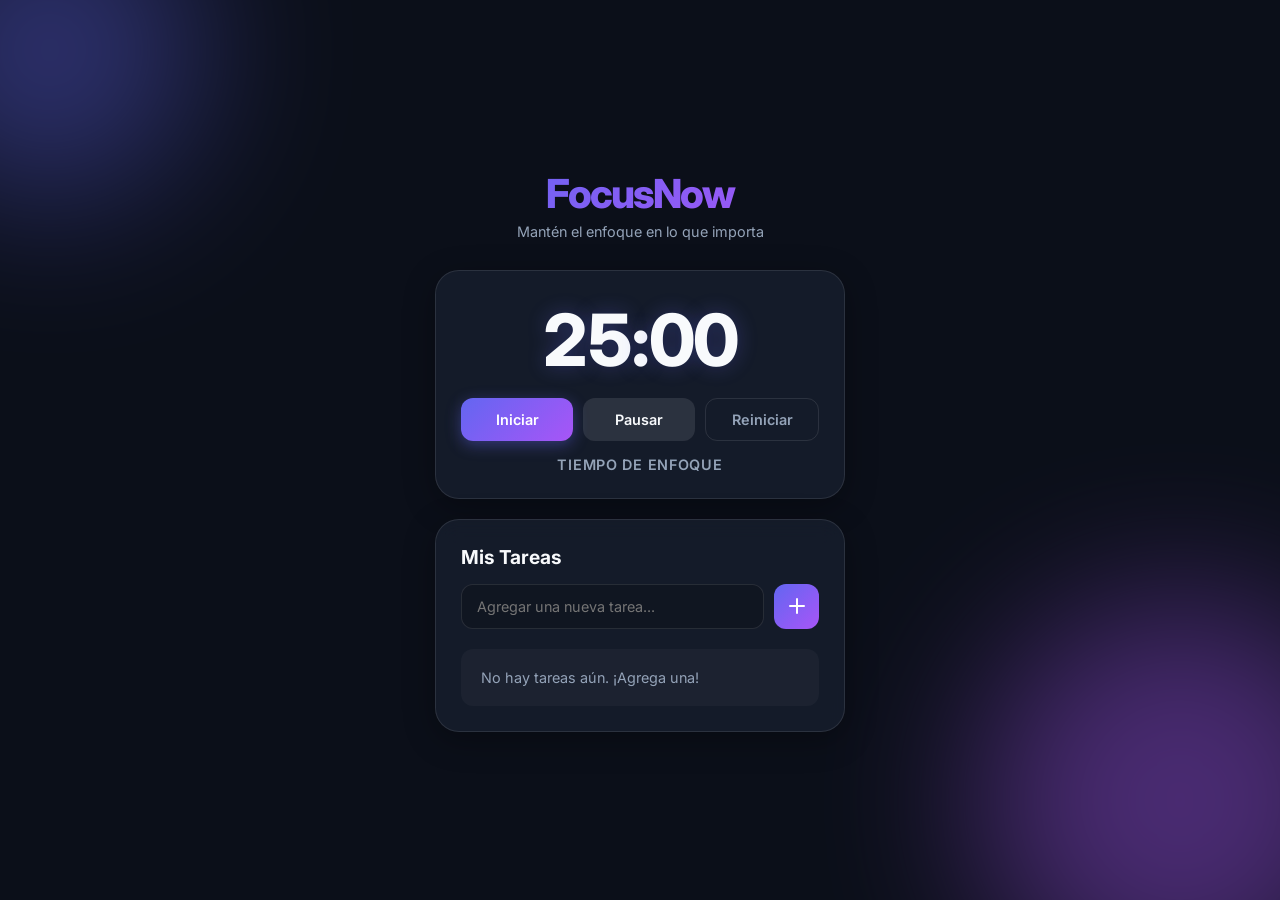
<file: focus-app/index.html>
<!DOCTYPE html>
<html lang="es">
<head>
    <meta charset="UTF-8">
    <meta name="viewport" content="width=device-width, initial-scale=1.0">
    <title>FocusNow - Gestiona tu Atención</title>
    <meta name="description" content="Una aplicación web móvil minimalista para gestionar tareas y mantener la concentración usando el método Pomodoro.">
    
    <!-- Google Fonts: Inter -->
    <link rel="preconnect" href="https://fonts.googleapis.com">
    <link rel="preconnect" href="https://fonts.gstatic.com" crossorigin>
    <link href="https://fonts.googleapis.com/css2?family=Inter:wght@300;400;600;800&display=swap" rel="stylesheet">
    
    <!-- Stylesheet -->
    <link rel="stylesheet" href="style.css">
</head>
<body>
    <div class="background-blobs">
        <div class="blob blob-1"></div>
        <div class="blob blob-2"></div>
    </div>

    <main class="app-container">
        <header class="app-header">
            <h1 id="app-title">FocusNow</h1>
            <p class="subtitle">Mantén el enfoque en lo que importa</p>
        </header>

        <!-- Timer Section -->
        <section class="timer-section glass-card" id="timer-card">
            <div class="timer-display">
                <span id="timer-minutes">25</span>:<span id="timer-seconds">00</span>
            </div>
            <div class="timer-controls">
                <button id="btn-start" class="btn btn-primary">Iniciar</button>
                <button id="btn-pause" class="btn btn-secondary">Pausar</button>
                <button id="btn-reset" class="btn btn-tertiary">Reiniciar</button>
            </div>
            <div class="timer-status" id="timer-status-text">Tiempo de Enfoque</div>
        </section>

        <!-- Task Section -->
        <section class="tasks-section glass-card">
            <h2>Mis Tareas</h2>
            
            <div class="task-input-container">
                <input type="text" id="new-task-input" placeholder="Agregar una nueva tarea..." aria-label="Nueva tarea">
                <button id="btn-add-task" class="btn-icon" aria-label="Agregar">
                    <svg xmlns="http://www.w3.org/2000/svg" width="24" height="24" viewBox="0 0 24 24" fill="none" stroke="currentColor" stroke-width="2" stroke-linecap="round" stroke-linejoin="round"><line x1="12" y1="5" x2="12" y2="19"></line><line x1="5" y1="12" x2="19" y2="12"></line></svg>
                </button>
            </div>

            <ul class="task-list" id="task-list">
                <!-- Tasks will be injected here -->
                <li class="task-item empty-state">
                    <span>No hay tareas aún. ¡Agrega una!</span>
                </li>
            </ul>
        </section>

        <!-- Focus Mode Overlay (Hidden by default) -->
        <div class="focus-overlay" id="focus-overlay">
            <div class="focus-content">
                <h2>Enfocado en:</h2>
                <div class="current-task-display" id="current-task-text">Hacer ejercicio</div>
                <div class="timer-display large">
                    <span id="focus-minutes">25</span>:<span id="focus-seconds">00</span>
                </div>
                <button id="btn-exit-focus" class="btn btn-secondary">Salir del Modo Enfoque</button>
            </div>
        </div>
    </main>

    <!-- Script -->
    <script src="script.js"></script>
</body>
</html>
</file>
<file: focus-app/style.css>
/* style.css - Focus App */

:root {
    --bg-color: #0b0f19;
    --text-primary: #f8fafc;
    --text-secondary: #94a3b8;
    --accent-primary: #6366f1; /* Indigo */
    --accent-secondary: #a855f7; /* Purple */
    --accent-gradient: linear-gradient(135deg, var(--accent-primary), var(--accent-secondary));
    --glass-bg: rgba(30, 41, 59, 0.5);
    --glass-border: rgba(255, 255, 255, 0.1);
    --success-color: #10b981;
    --danger-color: #ef4444;
}

* {
    margin: 0;
    padding: 0;
    box-sizing: border-box;
    font-family: 'Inter', sans-serif;
}

body {
    background-color: var(--bg-color);
    color: var(--text-primary);
    min-height: 100vh;
    display: flex;
    justify-content: center;
    align-items: center;
    overflow-x: hidden;
    position: relative;
}

/* Background Blobs for Visual Interest */
.background-blobs {
    position: absolute;
    width: 100%;
    height: 100%;
    overflow: hidden;
    z-index: 0;
}

.blob {
    position: absolute;
    border-radius: 50%;
    filter: blur(80px);
    opacity: 0.4;
    animation: float 10s infinite alternate ease-in-out;
}

.blob-1 {
    top: -100px;
    left: -100px;
    width: 300px;
    height: 300px;
    background: var(--accent-primary);
}

.blob-2 {
    bottom: -100px;
    right: -100px;
    width: 400px;
    height: 400px;
    background: var(--accent-secondary);
}

@keyframes float {
    0% { transform: translate(0, 0) scale(1); }
    100% { transform: translate(20px, 40px) scale(1.1); }
}

/* App Container */
.app-container {
    width: 100%;
    max-width: 450px;
    padding: 20px;
    z-index: 1;
    display: flex;
    flex-direction: column;
    gap: 20px;
}

.app-header {
    text-align: center;
    margin-bottom: 10px;
}

.app-header h1 {
    font-size: 2.5rem;
    font-weight: 800;
    background: var(--accent-gradient);
    -webkit-background-clip: text;
    -webkit-text-fill-color: transparent;
    letter-spacing: -0.05em;
}

.subtitle {
    color: var(--text-secondary);
    font-size: 0.9rem;
    margin-top: 5px;
}

/* Glassmorphism Cards */
.glass-card {
    background: var(--glass-bg);
    backdrop-filter: blur(12px);
    -webkit-backdrop-filter: blur(12px);
    border: 1px solid var(--glass-border);
    border-radius: 24px;
    padding: 25px;
    box-shadow: 0 8px 32px 0 rgba(0, 0, 0, 0.3);
}

/* Timer Section */
.timer-section {
    display: flex;
    flex-direction: column;
    align-items: center;
    gap: 15px;
}

.timer-display {
    font-size: 4.5rem;
    font-weight: 800;
    font-variant-numeric: tabular-nums;
    letter-spacing: -0.02em;
    color: var(--text-primary);
    text-shadow: 0 0 20px rgba(99, 102, 241, 0.3);
}

.timer-controls {
    display: flex;
    gap: 10px;
    width: 100%;
}

.timer-status {
    font-size: 0.9rem;
    color: var(--text-secondary);
    font-weight: 600;
    text-transform: uppercase;
    letter-spacing: 0.05em;
}

/* Buttons */
.btn {
    flex: 1;
    padding: 12px 20px;
    border: none;
    border-radius: 12px;
    font-size: 0.9rem;
    font-weight: 600;
    cursor: pointer;
    transition: all 0.3s ease;
    text-align: center;
}

.btn-primary {
    background: var(--accent-gradient);
    color: white;
    box-shadow: 0 4px 15px rgba(99, 102, 241, 0.4);
}

.btn-primary:hover {
    transform: translateY(-2px);
    box-shadow: 0 6px 20px rgba(99, 102, 241, 0.6);
}

.btn-secondary {
    background: rgba(255, 255, 255, 0.1);
    color: var(--text-primary);
}

.btn-secondary:hover {
    background: rgba(255, 255, 255, 0.2);
}

.btn-tertiary {
    background: transparent;
    color: var(--text-secondary);
    border: 1px solid rgba(255, 255, 255, 0.1);
}

.btn-tertiary:hover {
    background: rgba(255, 255, 255, 0.05);
    color: var(--text-primary);
}

/* Tasks Section */
.tasks-section h2 {
    font-size: 1.2rem;
    font-weight: 700;
    margin-bottom: 15px;
}

.task-input-container {
    display: flex;
    gap: 10px;
    margin-bottom: 20px;
}

.task-input-container input {
    flex: 1;
    background: rgba(0, 0, 0, 0.2);
    border: 1px solid var(--glass-border);
    border-radius: 12px;
    padding: 12px 15px;
    color: white;
    font-size: 0.9rem;
    transition: all 0.3s ease;
}

.task-input-container input:focus {
    outline: none;
    border-color: var(--accent-primary);
    box-shadow: 0 0 10px rgba(99, 102, 241, 0.2);
}

.btn-icon {
    background: var(--accent-gradient);
    color: white;
    border: none;
    border-radius: 12px;
    width: 45px;
    height: 45px;
    display: flex;
    justify-content: center;
    align-items: center;
    cursor: pointer;
    transition: all 0.3s ease;
}

.btn-icon:hover {
    transform: scale(1.05);
}

.task-list {
    list-style: none;
    display: flex;
    flex-direction: column;
    gap: 10px;
    max-height: 250px;
    overflow-y: auto;
}

.task-item {
    background: rgba(255, 255, 255, 0.03);
    border: 1px solid rgba(255, 255, 255, 0.05);
    border-radius: 12px;
    padding: 12px 15px;
    display: flex;
    justify-content: space-between;
    align-items: center;
    transition: all 0.3s ease;
    animation: fadeIn 0.3s ease;
}

.task-item:hover {
    background: rgba(255, 255, 255, 0.06);
    transform: translateX(5px);
}

.task-item.completed span {
    text-decoration: line-through;
    color: var(--text-secondary);
}

.task-item .task-text {
    flex: 1;
    font-size: 0.9rem;
    cursor: pointer;
}

.task-actions {
    display: flex;
    gap: 10px;
}

.btn-action {
    background: transparent;
    border: none;
    cursor: pointer;
    color: var(--text-secondary);
    transition: color 0.2s;
}

.btn-action:hover {
    color: var(--text-primary);
}

.btn-delete:hover {
    color: var(--danger-color);
}

.empty-state {
    text-align: center;
    color: var(--text-secondary);
    font-size: 0.9rem;
    padding: 20px;
    border: none;
}

/* Focus Overlay */
.focus-overlay {
    position: fixed;
    top: 0;
    left: 0;
    width: 100%;
    height: 100%;
    background: rgba(11, 15, 25, 0.95);
    backdrop-filter: blur(20px);
    -webkit-backdrop-filter: blur(20px);
    z-index: 10;
    display: flex;
    justify-content: center;
    align-items: center;
    opacity: 0;
    visibility: hidden;
    transition: all 0.5s ease;
}

.focus-overlay.active {
    opacity: 1;
    visibility: visible;
}

.focus-content {
    text-align: center;
    display: flex;
    flex-direction: column;
    gap: 30px;
    max-width: 400px;
    padding: 20px;
}

.focus-content h2 {
    color: var(--text-secondary);
    font-size: 1rem;
    text-transform: uppercase;
    letter-spacing: 0.1em;
}

.current-task-display {
    font-size: 2rem;
    font-weight: 800;
    color: var(--text-primary);
}

.timer-display.large {
    font-size: 6rem;
    margin: 20px 0;
}

/* Animations */
@keyframes fadeIn {
    from { opacity: 0; transform: translateY(10px); }
    to { opacity: 1; transform: translateY(0); }
}

/* Scrollbar Customization */
.task-list::-webkit-scrollbar {
    width: 5px;
}

.task-list::-webkit-scrollbar-track {
    background: transparent;
}

.task-list::-webkit-scrollbar-thumb {
    background: rgba(255, 255, 255, 0.1);
    border-radius: 10px;
}

.task-list::-webkit-scrollbar-thumb:hover {
    background: rgba(255, 255, 255, 0.2);
}
</file>
